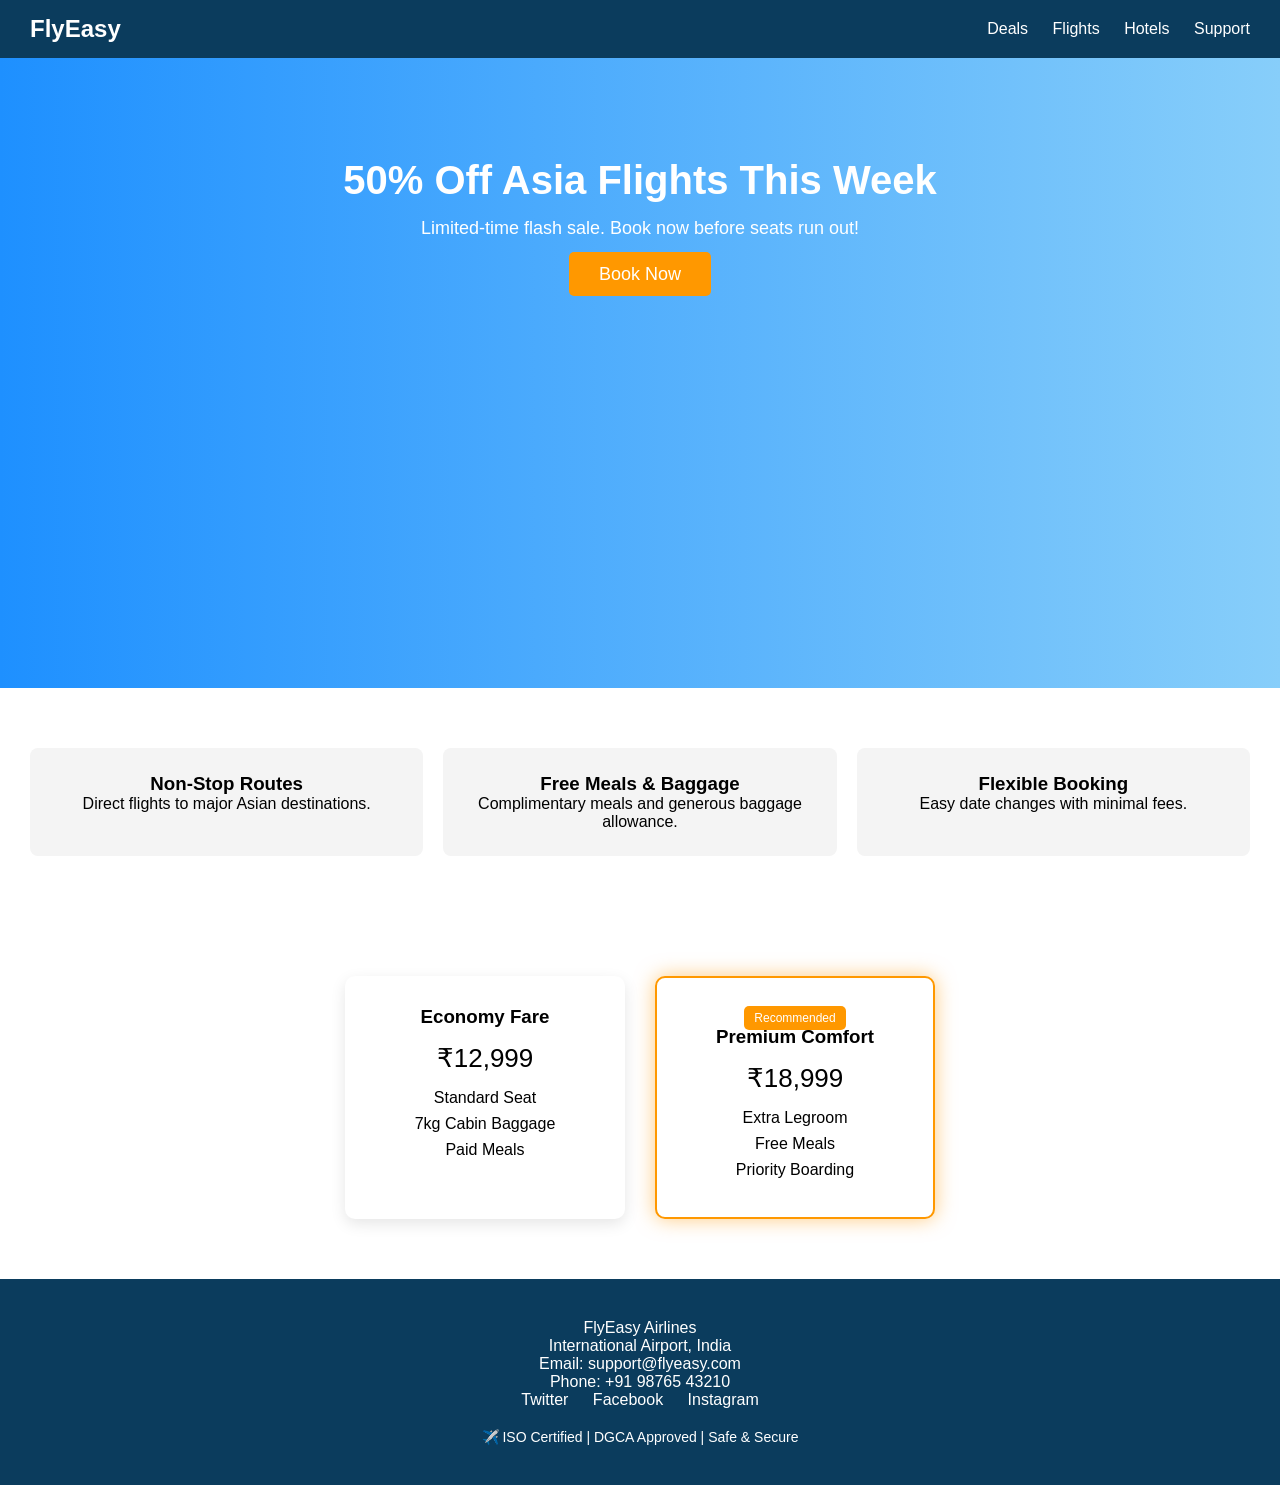
<file: webpage2/index.html>
<!DOCTYPE html>
<html lang="en">
<head>
    <meta charset="UTF-8">
    <meta name="viewport" content="width=device-width, initial-scale=1.0">
    <title>FlyEasy | Flash Sale</title>
    <link rel="stylesheet" href="style.css">
</head>
<body>

<header class="header">
    <div class="logo">FlyEasy</div>

    <input type="checkbox" id="menu-toggle">
    <label for="menu-toggle" class="hamburger">&#9776;</label>

    <nav class="nav">
        <a href="#">Deals</a>
        <a href="#">Flights</a>
        <a href="#">Hotels</a>
        <a href="#">Support</a>
    </nav>
</header>

<section class="hero">
    <h1>50% Off Asia Flights This Week</h1>
    <p>Limited-time flash sale. Book now before seats run out!</p>
    <a href="#" class="btn">Book Now</a>
</section>

<section class="features">
    <div class="feature-card">
        <h3>Non-Stop Routes</h3>
        <p>Direct flights to major Asian destinations.</p>
    </div>

    <div class="feature-card">
        <h3>Free Meals & Baggage</h3>
        <p>Complimentary meals and generous baggage allowance.</p>
    </div>

    <div class="feature-card">
        <h3>Flexible Booking</h3>
        <p>Easy date changes with minimal fees.</p>
    </div>
</section>


<section class="pricing">
    <div class="price-card">
        <h3>Economy Fare</h3>
        <p class="price">₹12,999</p>
        <ul>
            <li>Standard Seat</li>
            <li>7kg Cabin Baggage</li>
            <li>Paid Meals</li>
        </ul>
    </div>

    <div class="price-card featured">
        <span class="badge">Recommended</span>
        <h3>Premium Comfort</h3>
        <p class="price">₹18,999</p>
        <ul>
            <li>Extra Legroom</li>
            <li>Free Meals</li>
            <li>Priority Boarding</li>
        </ul>
    </div>
</section>


<footer class="footer">
    <div>
        <p>FlyEasy Airlines</p>
        <p>International Airport, India</p>
        <p>Email: support@flyeasy.com</p>
        <p>Phone: +91 98765 43210</p>
    </div>

    <div class="social">
        <a href="#">Twitter</a>
        <a href="#">Facebook</a>
        <a href="#">Instagram</a>
    </div>

    <p class="trust">✈️ ISO Certified | DGCA Approved | Safe & Secure</p>
</footer>

</body>
</html>
</file>
<file: webpage2/style.css>
* {
    margin: 0;
    padding: 0;
    box-sizing: border-box;
    font-family: Arial, sans-serif;
}


.header {
    position: sticky;
    top: 0;
    background: #0b3c5d;
    color: white;
    padding: 15px 30px;
    display: flex;
    justify-content: space-between;
    align-items: center;
}

.logo {
    font-size: 24px;
    font-weight: bold;
}

.nav a {
    color: white;
    text-decoration: none;
    margin-left: 20px;
}

.nav a:hover {
    text-decoration: underline;
}

#menu-toggle {
    display: none;
}

.hamburger {
    display: none;
    font-size: 26px;
    cursor: pointer;
}

.hero {
    height: 70vh;
    background: linear-gradient(to right, #1e90ff, #87cefa);
    color: white;
    text-align: center;
    padding: 100px 20px;
}

.hero h1 {
    font-size: 40px;
    margin-bottom: 15px;
}

.hero p {
    font-size: 18px;
    margin-bottom: 25px;
}

.btn {
    padding: 12px 30px;
    background: #ff9800;
    color: white;
    text-decoration: none;
    font-size: 18px;
    border-radius: 5px;
}

.btn:hover {
    background: #e68900;
}

.features {
    padding: 60px 30px;
    display: grid;
    grid-template-columns: repeat(3, 1fr);
    gap: 20px;
}

.feature-card {
    padding: 25px;
    background: #f4f4f4;
    text-align: center;
    border-radius: 8px;
    transition: transform 0.3s, box-shadow 0.3s;
}

.feature-card:hover {
    transform: scale(1.05);
    box-shadow: 0 10px 20px rgba(0,0,0,0.2);
}

.pricing {
    padding: 60px 30px;
    display: flex;
    gap: 30px;
    justify-content: center;
}

.price-card {
    background: #ffffff;
    padding: 30px;
    width: 280px;
    text-align: center;
    border-radius: 10px;
    box-shadow: 0 5px 15px rgba(0,0,0,0.1);
    transition: transform 0.3s;
}

.price-card:hover {
    transform: scale(1.05);
}

.featured {
    border: 2px solid #ff9800;
    box-shadow: 0 0 20px rgba(255,152,0,0.5);
}

.badge {
    background: #ff9800;
    color: white;
    padding: 5px 10px;
    border-radius: 5px;
    font-size: 12px;
}

.price {
    font-size: 26px;
    margin: 15px 0;
}

.price-card ul {
    list-style: none;
}

.price-card li {
    margin: 8px 0;
}

.footer {
    background: #0b3c5d;
    color: white;
    padding: 40px 30px;
    text-align: center;
}

.social a {
    color: white;
    margin: 0 10px;
    text-decoration: none;
}

.social a:hover {
    text-decoration: underline;
}

.trust {
    margin-top: 20px;
    font-size: 14px;
}


@media (max-width: 768px) {
    .features {
        grid-template-columns: 1fr;
    }

    .pricing {
        flex-direction: column;
        align-items: center;
    }

    .nav {
        position: absolute;
        top: 60px;
        right: 0;
        background: #0b3c5d;
        width: 100%;
        display: none;
        flex-direction: column;
        text-align: center;
    }

    .nav a {
        padding: 15px 0;
    }

    #menu-toggle:checked + .hamburger + .nav {
        display: flex;
    }

    .hamburger {
        display: block;
    }
}
</file>
